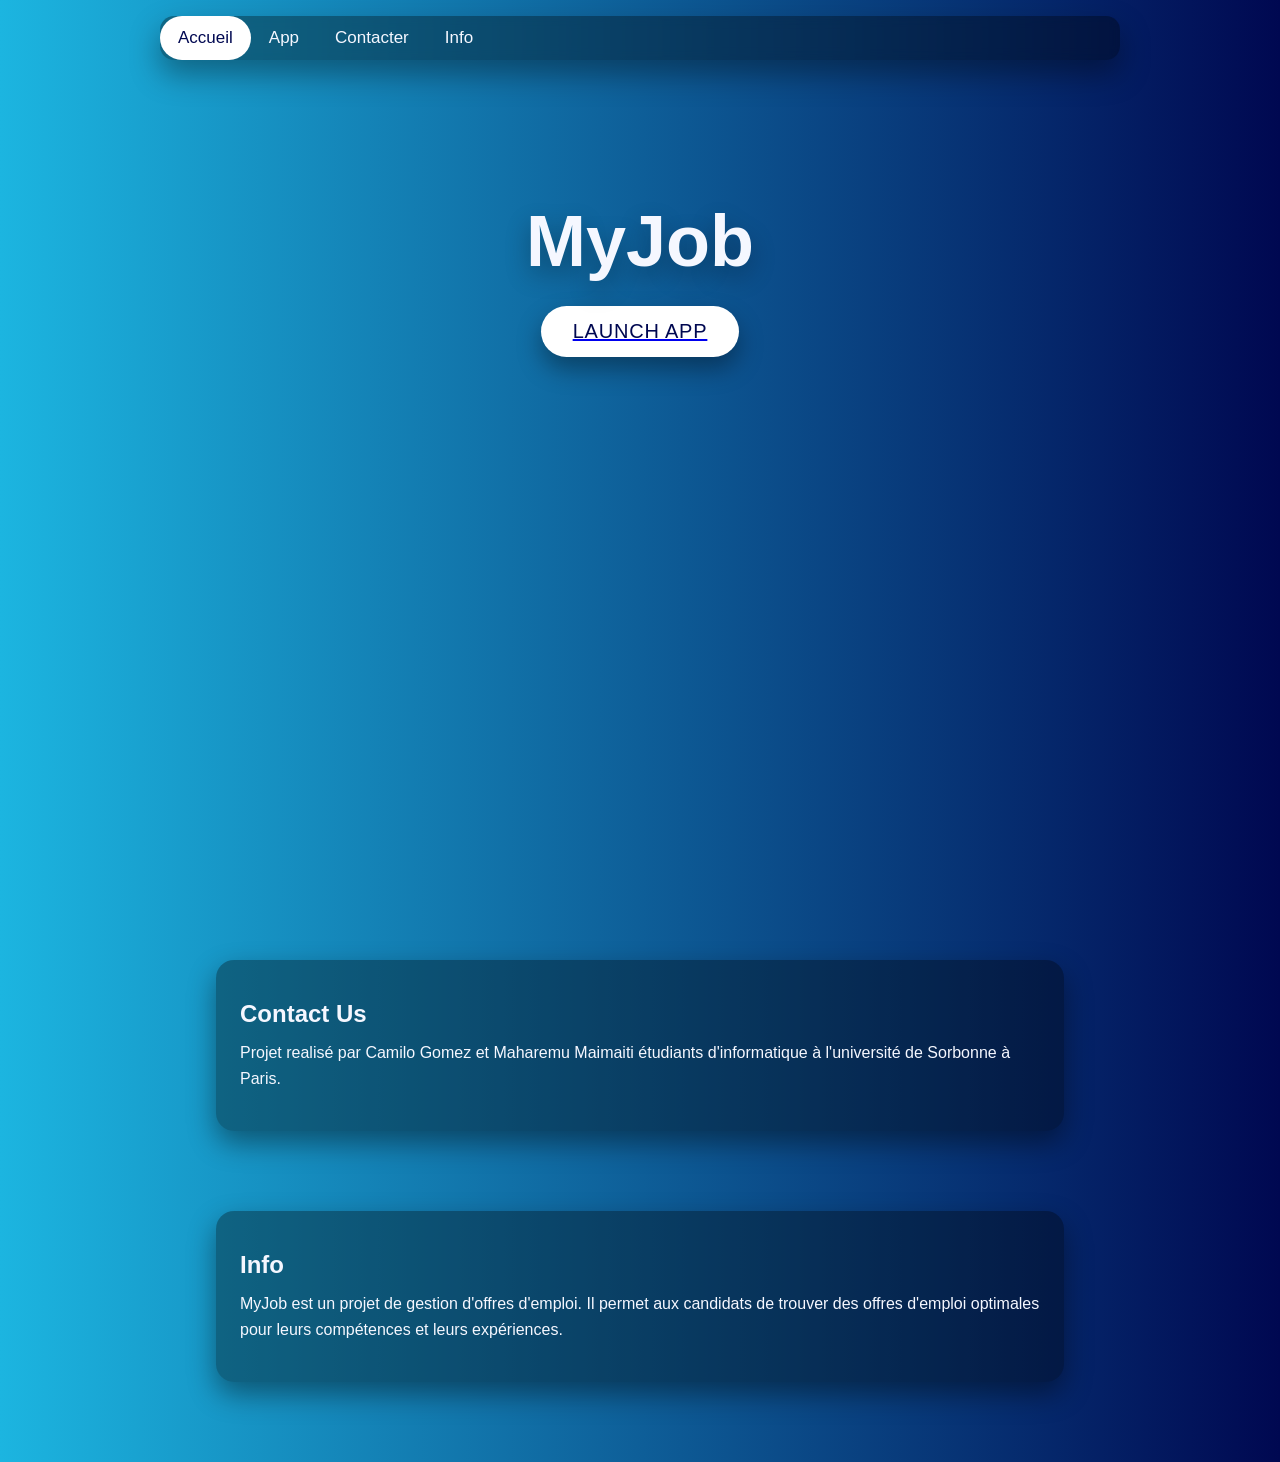
<file: frontend/index.html>
<!DOCTYPE html>
<html lang="fr">
<head>
    <meta charset="UTF-8">
    <title>MyJob</title>

    <!-- CSS principal -->
    <link rel="stylesheet" href="css/stylesheet_index.css">

    <!-- Font -->
    <link rel="stylesheet" href="https://cdnjs.cloudflare.com/ajax/libs/font-awesome/4.7.0/css/font-awesome.min.css">

    <!-- JS -->
    <script src="js/topnav.js" defer></script>
</head>

<body>
    <div class="topnav" id="Topnav">
        <a href="#home" class="active">Accueil</a>
        <a href="se_connecter.html">App</a>
        <a href="#contact">Contacter</a>
        <a href="#about">Info</a>
        <a href="javascript:void(0);" class="icon" onclick="topNav()">
            <i class="fa fa-bars"></i>
        </a>
    </div>

    <div class="main-container" id="home">
        <h1 class="titre">MyJob</h1>

        <!-- bouton -->
        <a href="se_connecter.html">
            <button class="button">Launch App</button>
        </a>
    </div>
    
    <div id="contact" class="section">
        <h2>Contact Us</h2>
        <p>
            Projet realisé par Camilo Gomez et Maharemu Maimaiti 
            étudiants d'informatique à l'université de Sorbonne à Paris.
        </p>
    </div>

    <div id="about" class="section">
        <h2>Info</h2>
        <p>
            MyJob est un projet de gestion d'offres d'emploi. 
            Il permet aux candidats de trouver des offres d'emploi 
            optimales pour leurs compétences et leurs expériences.
        </p>
    </div>

</body>
</html>
</file>
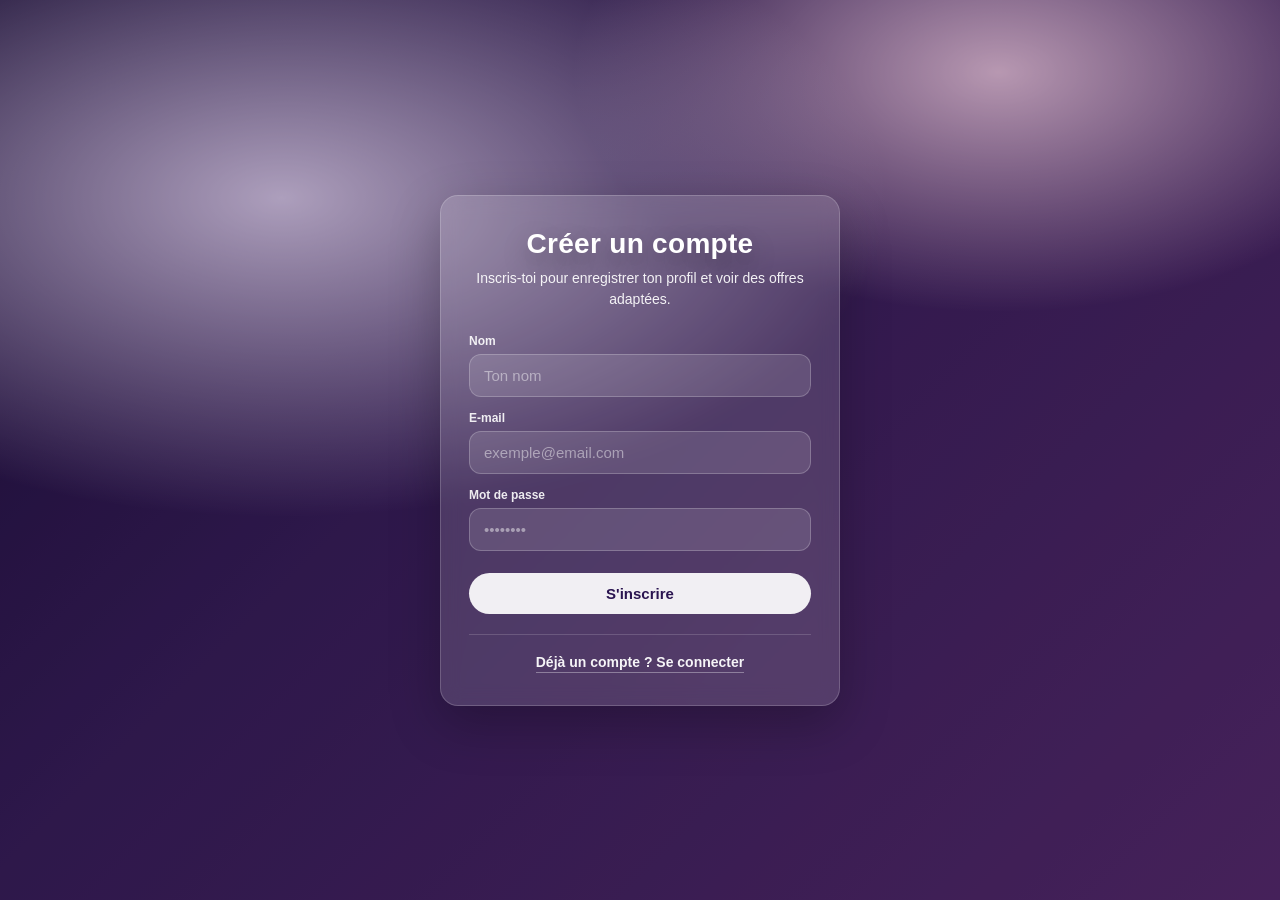
<file: frontend/creer_compte.html>
<!DOCTYPE html>
<html lang="fr">
<head>
    <meta charset="UTF-8">
    <meta name="viewport" content="width=device-width, initial-scale=1">
    <title>Créer un compte</title>
    <link rel="stylesheet" href="css/stylesheet_creer_compte.css">
</head>

<body>
<div class="login-page">
    <div class="login-box">
        <h2>Créer un compte</h2>
        <p class="login-subtitle">Inscris-toi pour enregistrer ton profil et voir des offres adaptées.</p>

        <label for="nom">Nom</label>
        <input id="nom" type="text" autocomplete="family-name" placeholder="Ton nom"/>

        <label for="email">E-mail</label>
        <input id="email" type="email" autocomplete="email" placeholder="exemple@email.com"/>

        <label for="password">Mot de passe</label>
        <input id="password" type="password" autocomplete="new-password" placeholder="••••••••"/>

        <button type="button" onclick="register()">S'inscrire</button>

        <div class="login-footer">
            <a href="se_connecter.html">Déjà un compte ? Se connecter</a>
        </div>
    </div>
</div>
<!-- JS -->
<script src="js/register.js" defer></script>
</body>
</html>
</file>
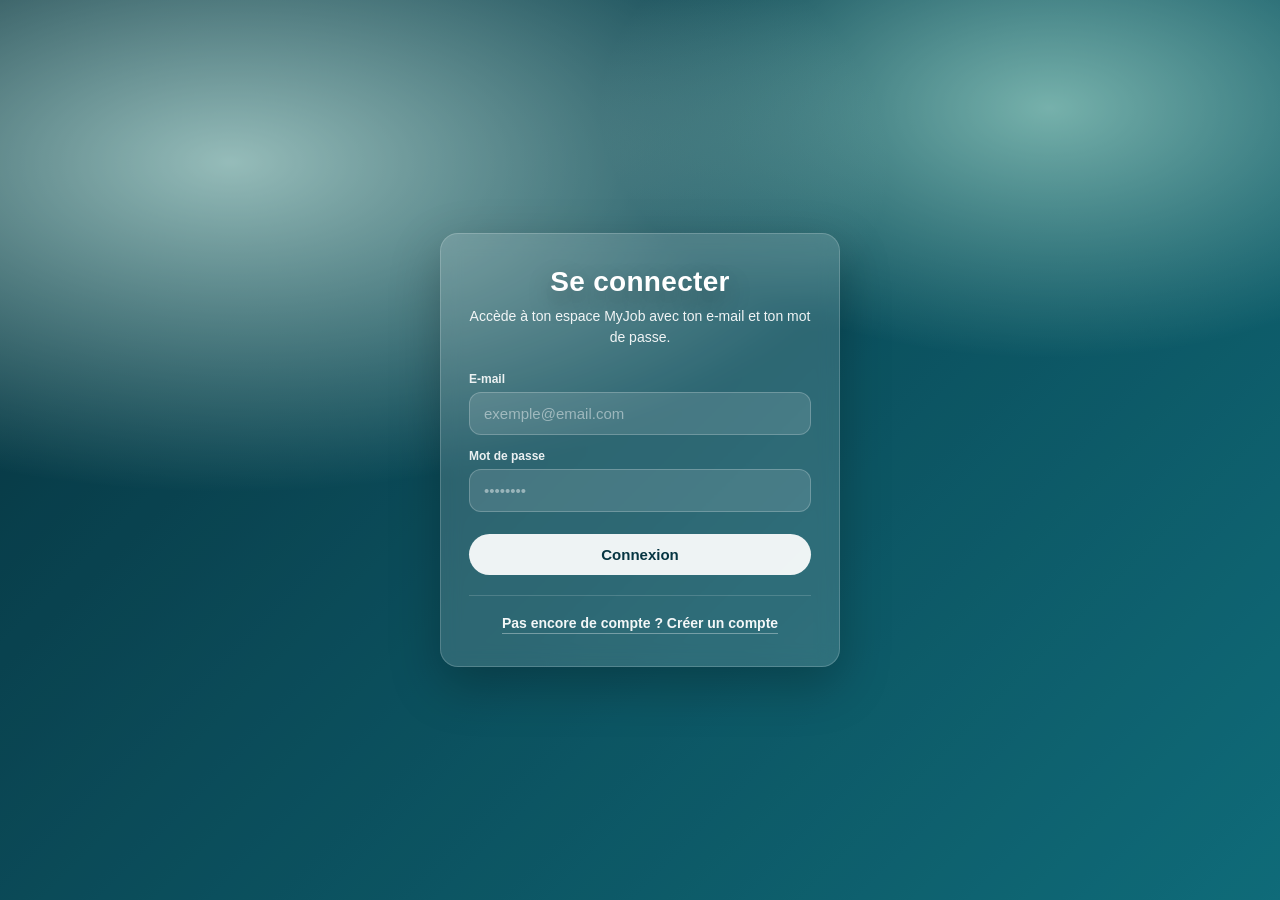
<file: frontend/dashboard.html>
<!DOCTYPE html>
<html lang="fr">

<head>
    <meta charset="UTF-8">
    <title>Dashboard</title>

    <!-- CSS-->
    <link rel="stylesheet" href="css/stylesheet_dashboard.css">
</head>

<body>
    <div class="header">
        <h1>My Jobs</h1>

        <!-- profile bouton-->
        <div class="header-actions">
            <button type="button" onclick="goToProfile()">Profile</button>
            <button type="button" class="btn-logout" onclick="logout()">Se déconnecter</button>
        </div>
    </div>

    <div class="welcome">
        <div class="welcome-title">Bon retour, <span id="welcomeName">____</span></div>
        <div class="welcome-subtitle">Voici les offres recommandées selon ton profil.</div>
    </div>

    <div class="container">
        <div class="sidebar">
            <h3>Liste de jobs</h3>
            <div id="jobList"></div>
        </div>

        <!-- Hub de détails (remplace la carte) -->
        <div class="content">
            <div id="jobDetails">
                <h3 id="jobDetailsTitle">Détails de l'offre</h3>
                <p id="jobDetailsHint">Clique sur une offre à gauche pour voir les détails ici.</p>
                <div id="jobDetailsBody"></div>
            </div>
        </div>
    </div>

    <script src="js/dashboard.js"></script>
</body>

</html>
</file>
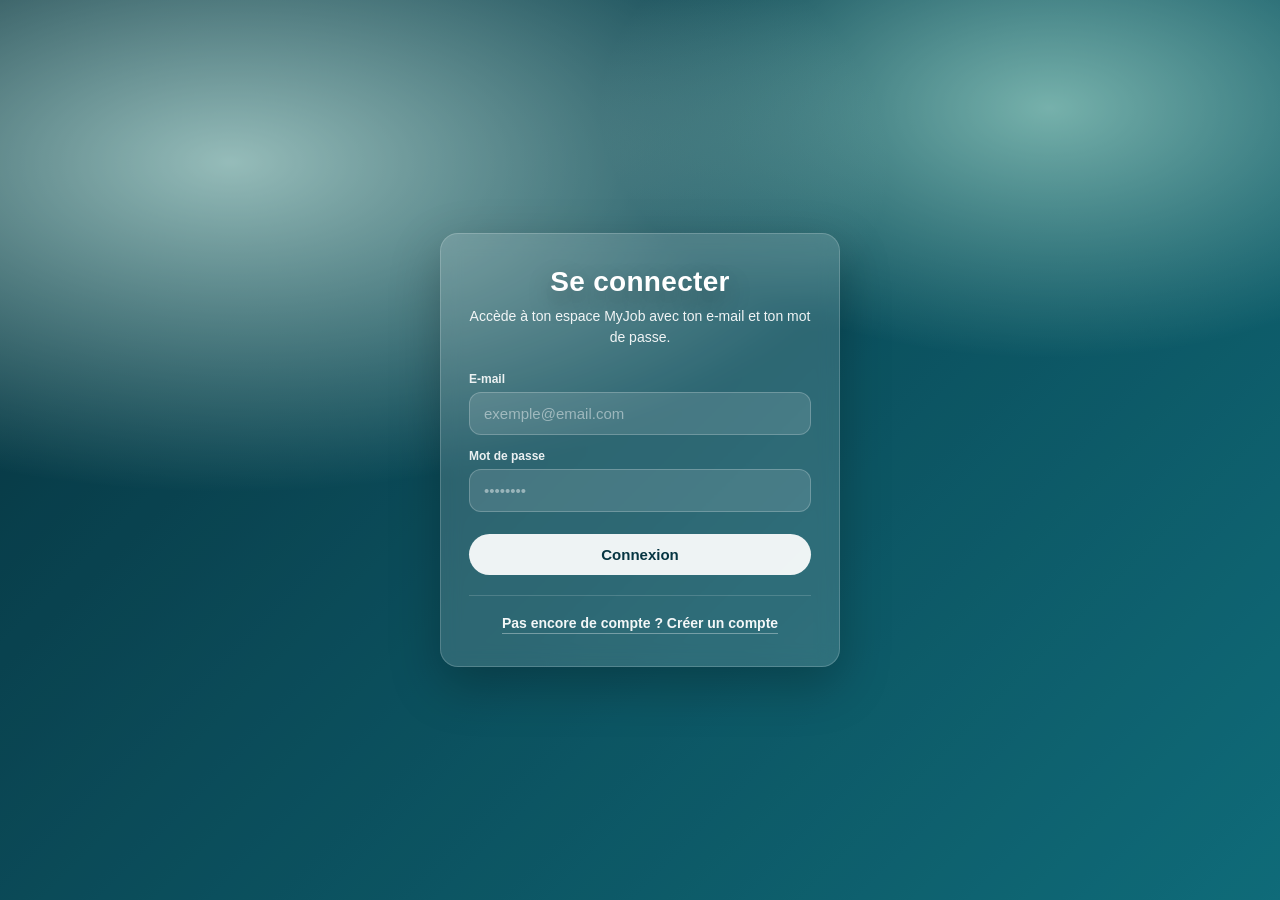
<file: frontend/profile.html>
<!DOCTYPE html>
<html lang="fr">
<head>
    <meta charset="UTF-8">
    <title>Modifiez votre Profile</title>

    <!--CSS-->
    <link rel="stylesheet" href="css/profile.css">

    <!--js-->
    <script src="js/profile.js" defer></script>

</head>
<body>
    <div class="navbar">
        <h1>Mon Profile</h1>
        <div class="navbar-actions">
            <button type="button" class="btn-back" onclick="window.location.href='dashboard.html'">Retour au tableau de bord</button>
            <button id="updateBtn" type="button">Mettre à jour</button>
        </div>
    </div>

    <!-- Form-->
     <div class="container">
        <form id="profileForm">
        <input id="nom" type="text" placeholder="Nom" required>
        <input id="prenom" type="text" placeholder="Prenom" required>
        <input id="email" type="email" placeholder="Email" required>
        <input id="code_postal" type="text" placeholder="Code postal (ex: 75013)" inputmode="numeric">
        <input id="distance_max" type="number" placeholder="Distance max (km)">
        <input id="salaire_min" type="number" placeholder="Salaire minimum (€ / mois)">
        <select id="contrat">
            <option value="">Type_contrat</option>
            <option value="CDI">CDI</option>
            <option value="CDD">CDD</option>
            <option value="Stage">Stage</option>
            <option value="Alternance">Alternance</option>
        </select>
        <input id="Competences" type="text" placeholder="Mots-clés (ex: java, python)">
        <button type="submit">Envoyer</button>
        </form>
     </div>
</body>
</html>
</file>
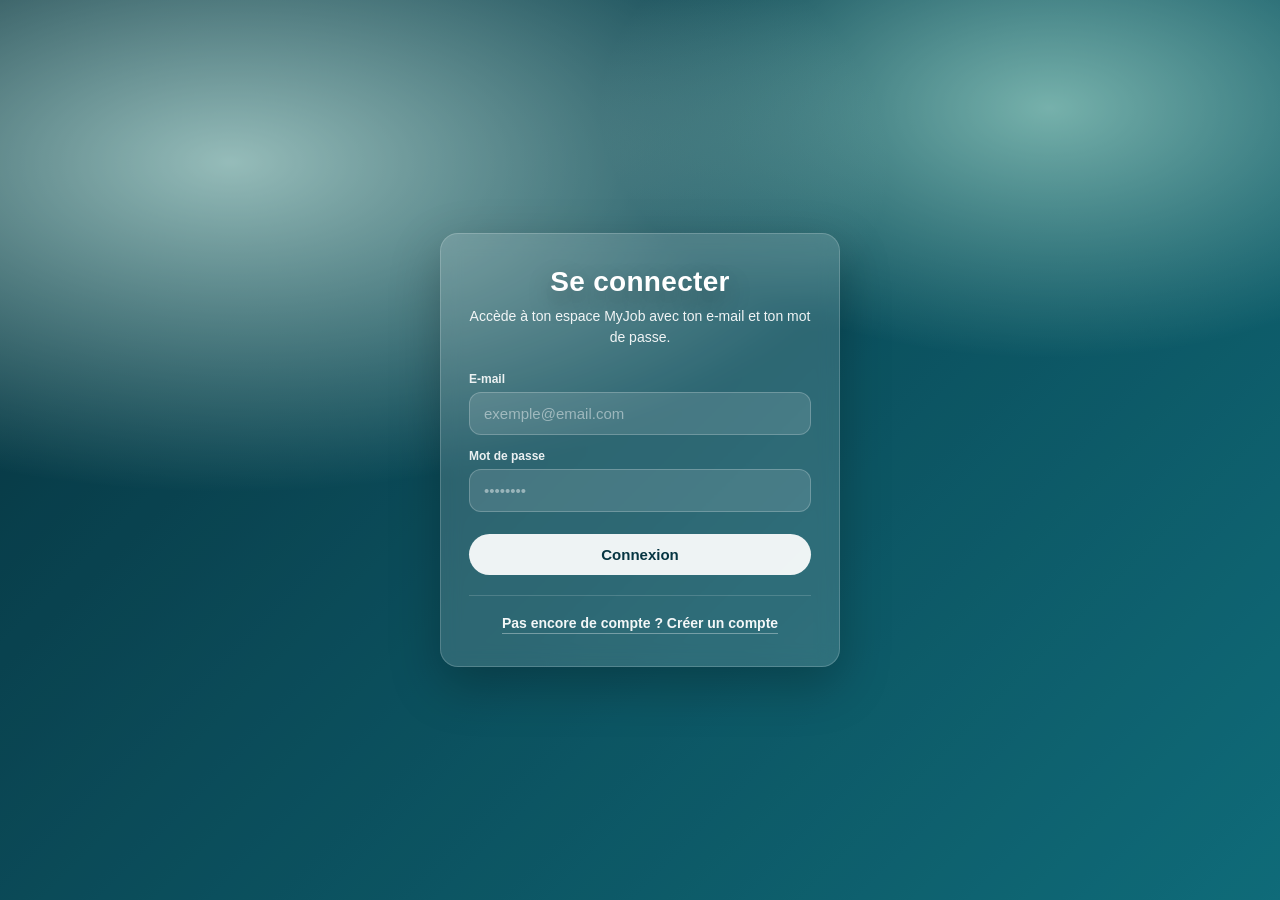
<file: frontend/se_connecter.html>
<!DOCTYPE html>
<html lang="fr">
<head>
    <meta charset="UTF-8">
    <meta name="viewport" content="width=device-width, initial-scale=1">
    <title>Se connecter</title>
    <link rel="stylesheet" href="css/stylesheet_se_connecter.css">
</head>

<body>
<div class="login-page">
    <div class="login-box">
        <h2>Se connecter</h2>
        <p class="login-subtitle">Accède à ton espace MyJob avec ton e-mail et ton mot de passe.</p>

        <label for="email">E-mail</label>
        <input id="email" type="email" autocomplete="username" placeholder="exemple@email.com"/>

        <label for="password">Mot de passe</label>
        <input id="password" type="password" autocomplete="current-password" placeholder="••••••••"/>

        <button type="button" onclick="login()">Connexion</button>

        <div class="login-footer">
            <a href="creer_compte.html">Pas encore de compte ? Créer un compte</a>
        </div>
    </div>
</div>

<script src="js/login.js"></script>
</body>
</html>
</file>
<file: frontend/css/stylesheet_index.css>
body{
    margin: 0;
    background: linear-gradient(90deg, #1CB5E0 0%, #000851 100%);
    font-family: -apple-system, BlinkMacSystemFont, "Segoe UI", Roboto, sans-serif;
    color: #f5f7ff;
}

.main-container{
    text-align: center;
    padding: 140px 20px 120px 20px;
    min-height: 100vh;
    box-sizing: border-box;
}

.titre{
    font-size: 72px;
    text-align: center;
    margin: 0 0 16px 0;
    text-shadow: 0 10px 25px rgba(0, 0, 0, 0.3);
}
/* Topnav from w3schools MODIFIED transparent background*/
.topnav {
    background-color: rgba(0, 0, 0, 0.35);
    backdrop-filter: blur(6px);
    overflow: hidden;
    max-width: 960px;
    margin: 16px auto 0 auto;
    border-radius: 14px;
    box-shadow: 0 14px 30px rgba(0, 0, 0, 0.35);
}

.topnav a{
    float: left;
    display: block;
    color: #f5f7ff;
    text-align: center;
    padding: 12px 18px;
    text-decoration: none;
    font-size: 17px;
}

.topnav a:hover{
    background-color: rgba(255, 255, 255, 0.18);
    color: #ffffff;
}

.topnav a.active{
    background-color: #ffffff;
    color:#000851;
    border-radius: 999px;
}

.topnav .icon{
    display: none;
}

@media screen and (max-width: 600px) {
  .topnav a:not(:first-child) {display: none;}
  .topnav a.icon {
    float: right;
    display: block;
  }
}

@media screen and (max-width: 600px) {
  .topnav.responsive {position: relative;}
  .topnav.responsive a.icon {
    position: absolute;
    right: 0;
    top: 0;
  }
  .topnav.responsive a {
    float: none;
    display: block;
    text-align: left;
  }
}   

/* Button from W3SCHOOLS MODIFIED (transparent background)*/
.button {
  padding: 14px 32px;
  font-size: 20px;
  text-align: center;
  cursor: pointer;
  outline: none;
  color: #000851;
  background-color: #ffffff;
  border: none;
  border-radius: 999px;
  box-shadow: 0 12px 24px rgba(0, 0, 0, 0.35);
  display: block;
  margin: 24px auto 0 auto;
  letter-spacing: 0.04em;
  text-transform: uppercase;
}

.button:hover {
  background-color: #e6f6ff;
  box-shadow: 0 16px 30px rgba(0, 0, 0, 0.4);
}

.button:active {
  background-color: #d2ecff;
  box-shadow: 0 6px 14px rgba(0, 0, 0, 0.45);
  transform: translateY(4px);
}

.section{
    max-width: 800px;
    margin: 0 auto 80px auto;
    padding: 40px 24px;
    background-color: rgba(0, 0, 0, 0.35);
    border-radius: 18px;
    box-shadow: 0 12px 28px rgba(0, 0, 0, 0.4);
}

.section h2{
    margin-top: 0;
    margin-bottom: 12px;
}

.section p{
    margin: 0;
    line-height: 1.6;
}
</file>
<file: frontend/css/stylesheet_creer_compte.css>
/* Base commune (champs, carte, typo) */
@import url("stylesheet_se_connecter.css");

/* Inscription : tons violet / rose  */
body {
    background: radial-gradient(1100px 580px at 22% 22%, #f0e0ff 0%, rgba(240, 224, 255, 0) 55%),
                radial-gradient(850px 480px at 78% 8%, #ffd6ef 0%, rgba(255, 214, 239, 0) 50%),
                linear-gradient(135deg, #1a0d38 0%, #3a1f5c 40%, #5c2d72 100%);
}

body::before {
    background: rgba(18, 8, 36, 0.30);
}

.login-box button {
    color: #2a1450;
}
</file>
<file: frontend/css/stylesheet_dashboard.css>
/*Certaines parties de ce fichier sont inspirées de W3SCHOOLS*/
/*Certaines parties de ce fichier ont ete generees par AI - limités au code CSS*/

body {
    margin: 0;
    min-height: 100vh;
    background: radial-gradient(1200px 600px at 20% 20%, #bfe9ff 0%, rgba(191, 233, 255, 0) 55%),
                radial-gradient(900px 500px at 80% 10%, #d6c8ff 0%, rgba(214, 200, 255, 0) 50%),
                linear-gradient(135deg, #0b2b4a 0%, #134e7a 45%, #1a6aa6 100%);
    font-family: -apple-system, BlinkMacSystemFont, "Segoe UI", Roboto, Arial, sans-serif;
    color: #ffffff;
    position: relative;
}

/* Overlay sutil para mejorar contraste del texto */
body::before{
    content: "";
    position: fixed;
    inset: 0;
    background: rgba(5, 16, 28, 0.28);
    pointer-events: none;
    z-index: 0;
}

.header,
.welcome,
.container{
    position: relative;
    z-index: 1;
}

.welcome{
    margin: 0 16px 16px 16px;
    padding: 14px 18px;
    background-color: rgba(255, 255, 255, 0.18);
    border: 1px solid rgba(255, 255, 255, 0.20);
    border-radius: 14px;
    backdrop-filter: blur(8px);
}

.welcome-title{
    font-size: 22px;
    font-weight: 700;
    letter-spacing: 0.2px;
}

.welcome-subtitle{
    margin-top: 6px;
    font-size: 14px;
    opacity: 0.95;
}

.header {
    display: flex;
    justify-content: space-between;
    align-items: center;

    padding: 14px 20px;
    margin: 16px;
    background-color: rgba(255, 255, 255, 0.12);
    border: 1px solid rgba(255, 255, 255, 0.18);
    border-radius: 14px;
    backdrop-filter: blur(8px);
}

.header-actions{
    display: flex;
    align-items: center;
    gap: 10px;
}

.header h1{
    margin: 0;
    font-size: 34px;
    letter-spacing: 0.3px;
    font-weight: 800;
    text-shadow: 0 10px 25px rgba(0,0,0,0.35);
}

.header button{
    border: 0;
    padding: 10px 14px;
    border-radius: 999px;
    background: rgba(255, 255, 255, 0.9);
    color: #0b2b4a;
    cursor: pointer;
    font-weight: 600;
}

.header button.btn-logout{
    background: rgba(255, 255, 255, 0.18);
    border: 1px solid rgba(255, 255, 255, 0.26);
    color: #ffffff;
}

.header button.btn-logout:hover{
    background: rgba(255, 255, 255, 0.24);
}

.header button:hover{
    background: #ffffff;
}

.container {
    display: flex;
    gap: 16px;
    padding: 0 16px 16px 16px;
    height: calc(100vh - 160px);
}

.content {
    width: 70%;
    padding: 16px;
    box-sizing: border-box;
}

.sidebar {
    width: 30%;
    padding: 16px;
    box-sizing: border-box;
}

.sidebar h3{
    margin: 0 0 12px 0;
    font-size: 18px;
    font-weight: 700;
    text-shadow: 0 8px 18px rgba(0,0,0,0.30);
    opacity: 0.95;
}

#jobList{
    display: flex;
    flex-direction: column;
    gap: 10px;
}

.job{
    padding: 12px 12px;
    border-radius: 12px;
    background: rgba(255, 255, 255, 0.18);
    border: 1px solid rgba(255, 255, 255, 0.16);
    cursor: pointer;
    transition: transform 120ms ease, background-color 120ms ease;
}

.job:hover{
    background: rgba(255, 255, 255, 0.22);
    transform: translateY(-1px);
}

#jobDetails {
    width: 100%;
    height: 100%;
    background-color: rgba(255, 255, 255, 0.18);
    border: 1px solid rgba(255, 255, 255, 0.16);
    border-radius: 16px;
    padding: 18px;
    box-sizing: border-box;
    overflow: auto;
}

#jobDetails h3{
    margin: 0 0 10px 0;
    font-size: 20px;
    font-weight: 800;
    text-shadow: 0 10px 25px rgba(0,0,0,0.30);
}

.welcome-title{
    text-shadow: 0 10px 25px rgba(0,0,0,0.28);
}

#jobDetails p{
    margin: 0 0 12px 0;
    opacity: 0.98;
    line-height: 1.5;
}

.job-detail-title{
    font-size: 26px;
    font-weight: 900;
    letter-spacing: 0.2px;
    margin-bottom: 6px;
}

.job-detail-company{
    font-size: 16px;
    opacity: 0.95;
    margin-bottom: 12px;
}

.job-detail-chips{
    display: flex;
    flex-wrap: wrap;
    gap: 8px;
    margin-bottom: 14px;
}

.chip{
    display: inline-block;
    padding: 6px 10px;
    border-radius: 999px;
    background: rgba(255, 255, 255, 0.16);
    border: 1px solid rgba(255, 255, 255, 0.18);
    font-size: 13px;
    line-height: 1;
}

.job-detail-actions{
    margin: 6px 0 14px 0;
}

.btn-link{
    display: inline-block;
    padding: 10px 14px;
    border-radius: 12px;
    background: rgba(255, 255, 255, 0.92);
    color: #0b2b4a;
    text-decoration: none;
    font-weight: 700;
}

.btn-link:hover{
    background: #ffffff;
}

.job-detail-meta{
    display: grid;
    grid-template-columns: 1fr;
    gap: 6px;
    font-size: 13px;
    opacity: 0.95;
    margin-bottom: 14px;
}

.job-detail-meta strong{
    margin-right: 6px;
}

.job-detail-section{
    margin-top: 8px;
    padding-top: 12px;
    border-top: 1px solid rgba(255, 255, 255, 0.16);
}

.job-detail-section-title{
    font-size: 14px;
    font-weight: 800;
    margin-bottom: 8px;
    opacity: 0.98;
}

.job-detail-description{
    font-size: 14px;
    line-height: 1.6;
    opacity: 0.98;
    white-space: pre-wrap;
}
</file>
<file: frontend/css/profile.css>
body {
    margin: 0;
    min-height: 100vh;
    font-family: -apple-system, BlinkMacSystemFont, "Segoe UI", Roboto, Arial, sans-serif;
    color: #ffffff;
    background: radial-gradient(1200px 600px at 20% 20%, #bfffe9 0%, rgba(191, 255, 233, 0) 55%),
                radial-gradient(900px 500px at 80% 10%, #b8d4ff 0%, rgba(184, 212, 255, 0) 50%),
                linear-gradient(135deg, #063a3a 0%, #0b5d62 45%, #0c7c6c 100%);
    position: relative;
}

body::before{
    content: "";
    position: fixed;
    inset: 0;
    background: rgba(5, 16, 28, 0.26);
    pointer-events: none;
    z-index: 0;
}

.navbar {
    display: flex;
    justify-content: space-between;
    align-items: center;
    padding: 14px 20px;
    margin: 16px;
    background-color: rgba(255, 255, 255, 0.12);
    border: 1px solid rgba(255, 255, 255, 0.18);
    border-radius: 14px;
    backdrop-filter: blur(8px);
    position: relative;
    z-index: 1;
}

.navbar h1 {
    margin: 0;
    font-size: 28px;
    letter-spacing: 0.3px;
    font-weight: 800;
    text-shadow: 0 10px 25px rgba(0,0,0,0.35);
}

.navbar-actions {
    display: flex;
    align-items: center;
    gap: 10px;
    flex-wrap: wrap;
    justify-content: flex-end;
}

.navbar button {
    border: 0;
    padding: 10px 14px;
    border-radius: 999px;
    background: rgba(255, 255, 255, 0.9);
    color: #063a3a;
    cursor: pointer;
    font-weight: 700;
}

.navbar button:hover{
    background: #ffffff;
}

.navbar button.btn-back {
    background: rgba(255, 255, 255, 0.18);
    border: 1px solid rgba(255, 255, 255, 0.26);
    color: #ffffff;
}

.navbar button.btn-back:hover {
    background: rgba(255, 255, 255, 0.28);
}

.container {
    display: flex;
    justify-content: center;
    align-items: center;
    padding: 0 16px 16px 16px;
    min-height: calc(100vh - 120px);
    box-sizing: border-box;
    position: relative;
    z-index: 1;
}

form{
    width: min(720px, 100%);
    background-color: rgba(255, 255, 255, 0.16);
    border: 1px solid rgba(255, 255, 255, 0.18);
    border-radius: 16px;
    backdrop-filter: blur(10px);
    padding: 18px;
    display: flex;
    flex-direction: column;
    gap: 12px;
    box-shadow: 0 30px 80px rgba(0,0,0,0.22);
}

input, select{
    padding: 12px 12px;
    border-radius: 12px;
    border: 1px solid rgba(255, 255, 255, 0.22);
    background: rgba(255, 255, 255, 0.92);
    color: #063a3a;
    outline: none;
    font-weight: 600;
}

input::placeholder{
    color: rgba(6, 58, 58, 0.70);
}

input:focus, select:focus{
    border-color: rgba(255, 255, 255, 0.40);
    box-shadow: 0 0 0 4px rgba(191, 255, 233, 0.22);
}

select{
    appearance: none;
}

form button[type="submit"]{
    border: 0;
    padding: 12px 14px;
    border-radius: 12px;
    background: rgba(255, 255, 255, 0.92);
    color: #063a3a;
    cursor: pointer;
    font-weight: 800;
}

form button[type="submit"]:hover{
    background: #ffffff;
}
</file>
<file: frontend/css/stylesheet_se_connecter.css>
/* Connexion : tons cyan / océan */

body {
    margin: 0;
    min-height: 100vh;
    display: flex;
    justify-content: center;
    align-items: center;
    padding: 24px;
    box-sizing: border-box;
    background: radial-gradient(1200px 600px at 18% 18%, #c8f4ef 0%, rgba(200, 244, 239, 0) 55%),
                radial-gradient(900px 500px at 82% 12%, #9ee5dc 0%, rgba(158, 229, 220, 0) 50%),
                linear-gradient(135deg, #063542 0%, #0d5a6b 42%, #138798 100%);
    font-family: -apple-system, BlinkMacSystemFont, "Segoe UI", Roboto, Arial, sans-serif;
    color: #ffffff;
    position: relative;
}

body::before {
    content: "";
    position: fixed;
    inset: 0;
    background: rgba(4, 28, 34, 0.26);
    pointer-events: none;
    z-index: 0;
}

.login-page {
    position: relative;
    z-index: 1;
    width: 100%;
    max-width: 400px;
}

.login-box {
    background: rgba(255, 255, 255, 0.14);
    border: 1px solid rgba(255, 255, 255, 0.18);
    border-radius: 18px;
    padding: 32px 28px;
    backdrop-filter: blur(10px);
    box-shadow: 0 18px 50px rgba(0, 0, 0, 0.25);
    text-align: center;
}

.login-box h2 {
    margin: 0 0 8px 0;
    font-size: 28px;
    font-weight: 800;
    letter-spacing: 0.3px;
    text-shadow: 0 10px 25px rgba(0, 0, 0, 0.35);
}

.login-subtitle {
    margin: 0 0 24px 0;
    font-size: 14px;
    opacity: 0.92;
    line-height: 1.5;
}

.login-box label {
    display: block;
    text-align: left;
    font-size: 12px;
    font-weight: 600;
    opacity: 0.9;
    margin-bottom: 6px;
    margin-top: 14px;
}

.login-box label:first-of-type {
    margin-top: 0;
}

.login-box input {
    width: 100%;
    padding: 12px 14px;
    margin: 0;
    box-sizing: border-box;
    border-radius: 12px;
    border: 1px solid rgba(255, 255, 255, 0.22);
    background: rgba(255, 255, 255, 0.12);
    color: #ffffff;
    font-size: 15px;
    outline: none;
    transition: border-color 0.15s ease, background 0.15s ease;
}

.login-box input::placeholder {
    color: rgba(255, 255, 255, 0.45);
}

.login-box input:focus {
    border-color: rgba(255, 255, 255, 0.45);
    background: rgba(255, 255, 255, 0.16);
}

.login-box button {
    width: 100%;
    margin-top: 22px;
    padding: 12px 16px;
    border: none;
    border-radius: 999px;
    background: rgba(255, 255, 255, 0.92);
    color: #063542;
    font-size: 15px;
    font-weight: 700;
    cursor: pointer;
    transition: background 0.15s ease, transform 0.12s ease;
}

.login-box button:hover {
    background: #ffffff;
    transform: translateY(-1px);
}

.login-box .login-footer {
    margin-top: 20px;
    padding-top: 18px;
    border-top: 1px solid rgba(255, 255, 255, 0.16);
}

.login-box a {
    display: inline-block;
    margin-top: 0;
    text-decoration: none;
    color: rgba(255, 255, 255, 0.95);
    font-size: 14px;
    font-weight: 600;
    border-bottom: 1px solid rgba(255, 255, 255, 0.35);
    padding-bottom: 2px;
    transition: opacity 0.15s ease;
}

.login-box a:hover {
    opacity: 1;
    border-bottom-color: #ffffff;
}
</file>
